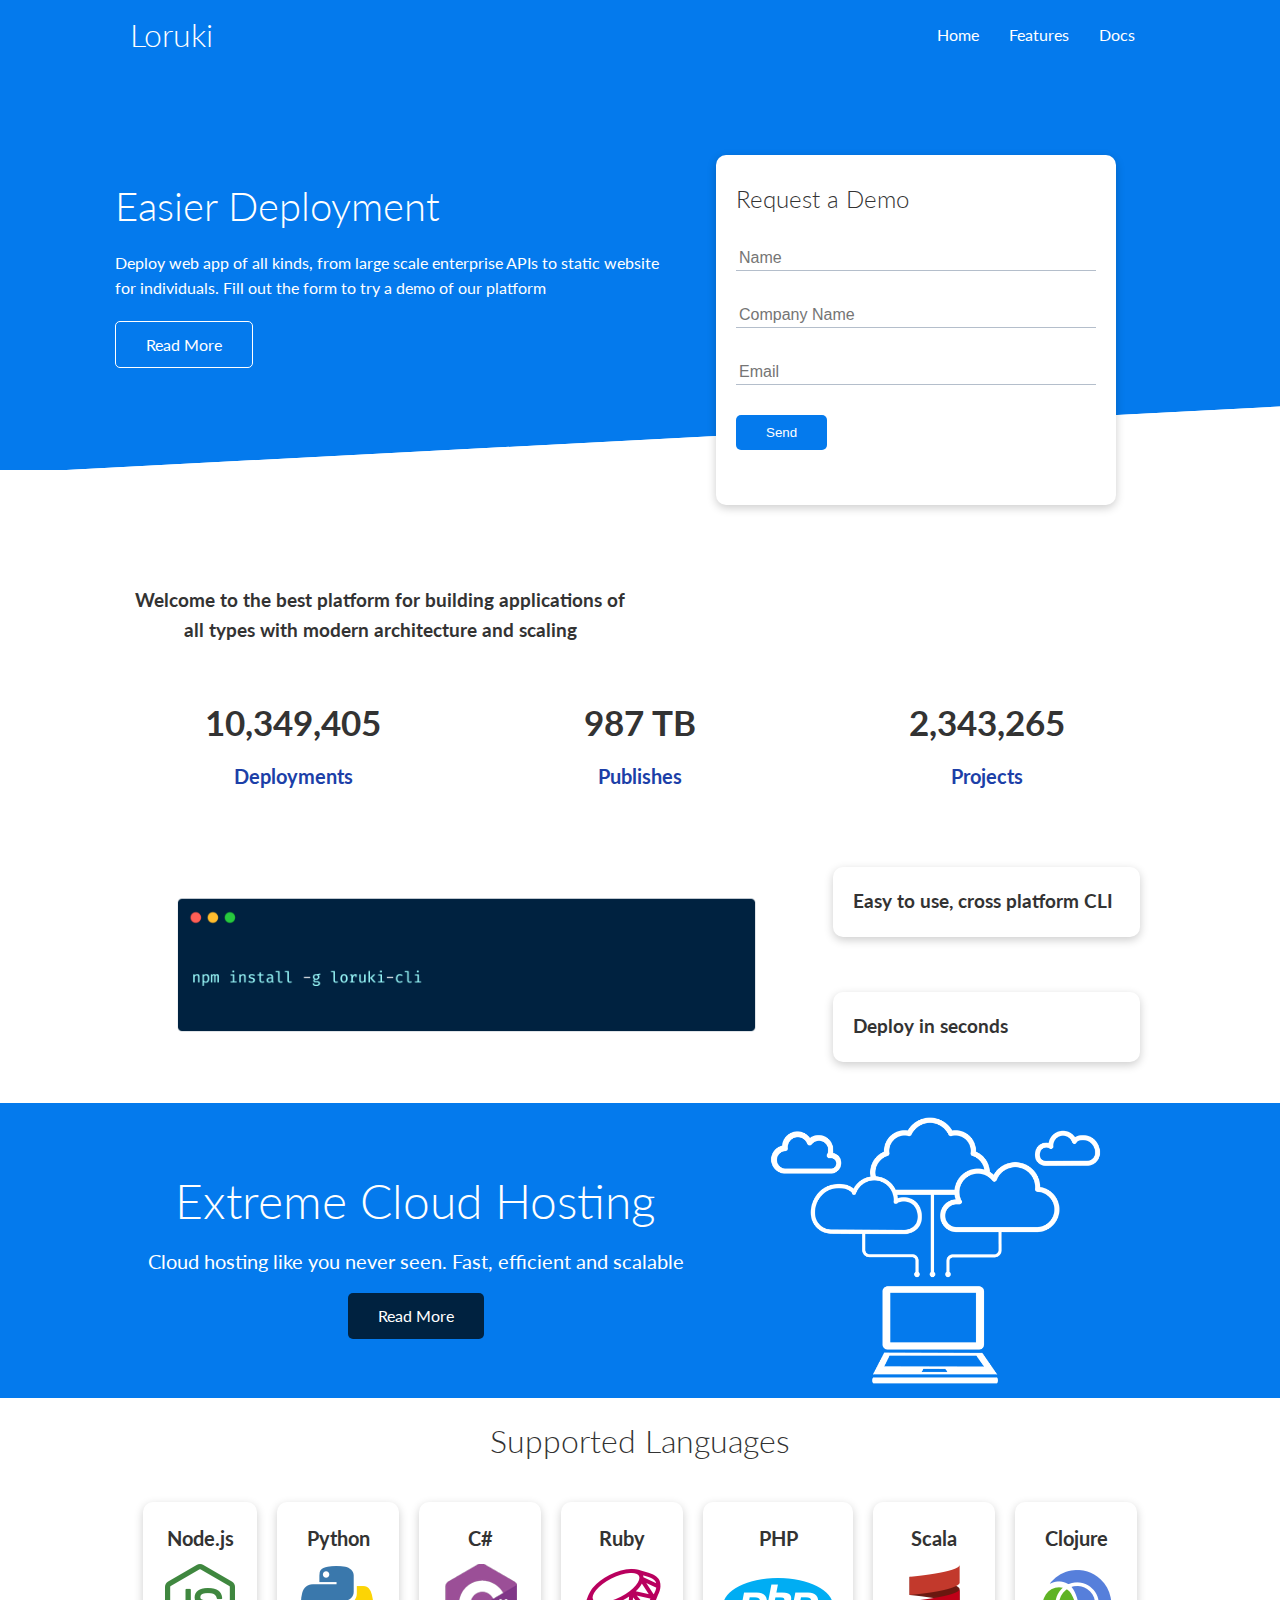
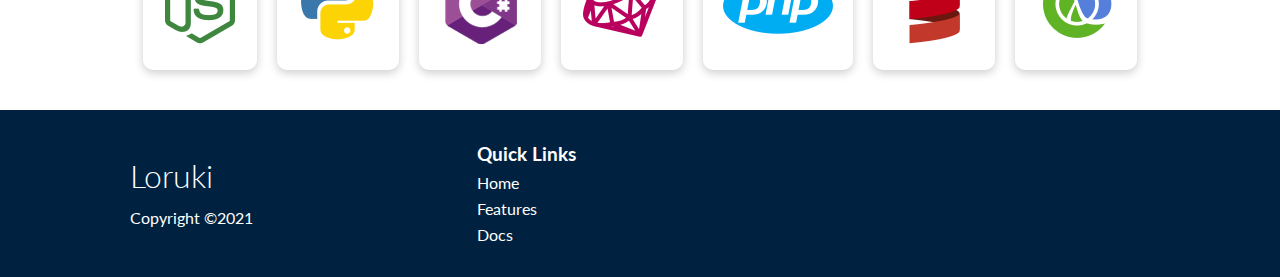
<file: index.html>
<!DOCTYPE html>
<html lang="en">

<head>
  <meta charset="UTF-8">
  <meta http-equiv="X-UA-Compatible" content="IE=edge">
  <meta name="viewport" content="width=device-width, initial-scale=1.0">
  <link rel="stylesheet" href="css/style.css">
  <link rel="stylesheet" href="css/utilities.css">

  <link rel="stylesheet" href="https://cdnjs.cloudflare.com/ajax/libs/font-awesome/5.15.3/css/all.min.css" integrity="sha512-iBBXm8fW90+nuLcSKlbmrPcLa0OT92xO1BIsZ+ywDWZCvqsWgccV3gFoRBv0z+8dLJgyAHIhR35VZc2oM/gI1w==" crossorigin="anonymous"
    referrerpolicy="no-referrer" />
  <title>Loruki | Cloud Hosting for Everyone</title>
</head>

<body>
  <!-- Navbar -->
  <div class="navbar">
    <div class="container flex">
      <h1 class="logo">Loruki</h1>
      <nav>
        <ul>
          <li><a href="index.html">Home</a></li>
          <li><a href="features.html">Features</a></li>
          <li><a href="docs.html">Docs</a></li>
        </ul>
      </nav>
    </div>
  </div>

  <!-- Showcase -->
  <section class="showcase">
    <div class="container grid">
      <div class="showcase-text">
        <h1>Easier Deployment</h1>
        <p>Deploy web app of all kinds, from large scale enterprise APIs to static website for individuals. Fill out the form to try a demo of our platform</p>
        <a href="features.html" class="btn btn-outline">Read More</a>
      </div>

      <div class="showcase-form card">
        <h2>Request a Demo</h2>
        <form>
          <div class="form-control">
            <input type="text" name="name" placeholder="Name" required>
          </div>
          <div class="form-control">
            <input type="text" name="company" placeholder="Company Name" required>
          </div>
          <div class="form-control">
            <input type="email" name="email" placeholder="Email" required>
          </div>
          <input type="submit" value="Send" class="btn btn-primary">
        </form>
      </div>
    </div>
  </section>

  <!-- Stats -->
  <section class="stats">
    <div class="container">
      <h3 class="stats-heading text-center my-1">
        Welcome to the best platform for building applications of all types with modern architecture and scaling
      </h3>

      <div class="grid grid-3 text-center my-4">
        <div>
          <i class="fas fa-server fa-3x"></i>
          <h3>10,349,405</h3>
          <p class="text-secondary">Deployments</p>
        </div>
        <div>
          <i class="fas fa-upload fa-3x"></i>
          <h3>987 TB</h3>
          <p class="text-secondary">Publishes</p>
        </div>
        <div>
          <i class="fas fa-project-diagram fa-3x"></i>
          <h3>2,343,265</h3>
          <p class="text-secondary">Projects</p>
        </div>
      </div>
    </div>
  </section>

  <!-- Cli  -->
  <section class="cli">
    <div class="container grid">
      <img src="images/cli.png" alt="">
      <div class="card">
        <h3>Easy to use, cross platform CLI</h3>
      </div>
      <div class="card">
        <h3>Deploy in seconds</h3>
      </div>
    </div>
  </section>

  <!-- Cloud -->
  <section class="cloud bg-primary my-2 py-2">
    <div class="container grid">
      <div class="text-center">
        <h2 class="lg">Extreme Cloud Hosting</h2>
        <p class="lead my-1">Cloud hosting like you never seen. Fast, efficient and scalable</p>
        <a href="features.html" class="btn btn-dark">Read More</a>
      </div>
      <img src="images/cloud.png" alt="">
    </div>
  </section>

  <!-- Languages -->
  <section class="languages">
    <h2 class="md text-center my-2">
      Supported Languages
    </h2>
    <div class="container flex">
      <div class="card">
        <h4>Node.js</h4>
        <img src="images/logos/node.png" alt="">
      </div>
      <div class="card">
        <h4>Python</h4>
        <img src="images/logos/python.png" alt="">
      </div>
      <div class="card">
        <h4>C#</h4>
        <img src="images/logos/csharp.png" alt="">
      </div>
      <div class="card">
        <h4>Ruby</h4>
        <img src="images/logos/ruby.png" alt="">
      </div>
      <div class="card">
        <h4>PHP</h4>
        <img src="images/logos/php.png" alt="">
      </div>
      <div class="card">
        <h4>Scala</h4>
        <img src="images/logos/scala.png" alt="">
      </div>
      <div class="card">
        <h4>Clojure</h4>
        <img src="images/logos/clojure.png" alt="">
      </div>
    </div>
  </section>

  <!-- Footer -->
  <footer class="footer bg-dark py-5">
    <div class="container grid grid-3">
      <div>
        <h1>Loruki</h1>
        <p>Copyright &copy;2021</p>
      </div>
      <nav>
        <ul>
          <h3>Quick Links</h3>
          <li><a href="index.html">Home</a></li>
          <li><a href="features.html">Features</a></li>
          <li><a href="docs.html">Docs</a></li>
        </ul>
      </nav>
      <div class="social">
        <a href="#"><i class="fab fa-github fa-2x"></i></a>
        <a href="#"><i class="fab fa-facebook fa-2x"></i></a>
        <a href="#"><i class="fab fa-instagram fa-2x"></i></a>
        <a href="#"><i class="fab fa-twitter fa-2x"></i></a>
      </div>
    </div>
  </footer>


</body>

</html>
</file>
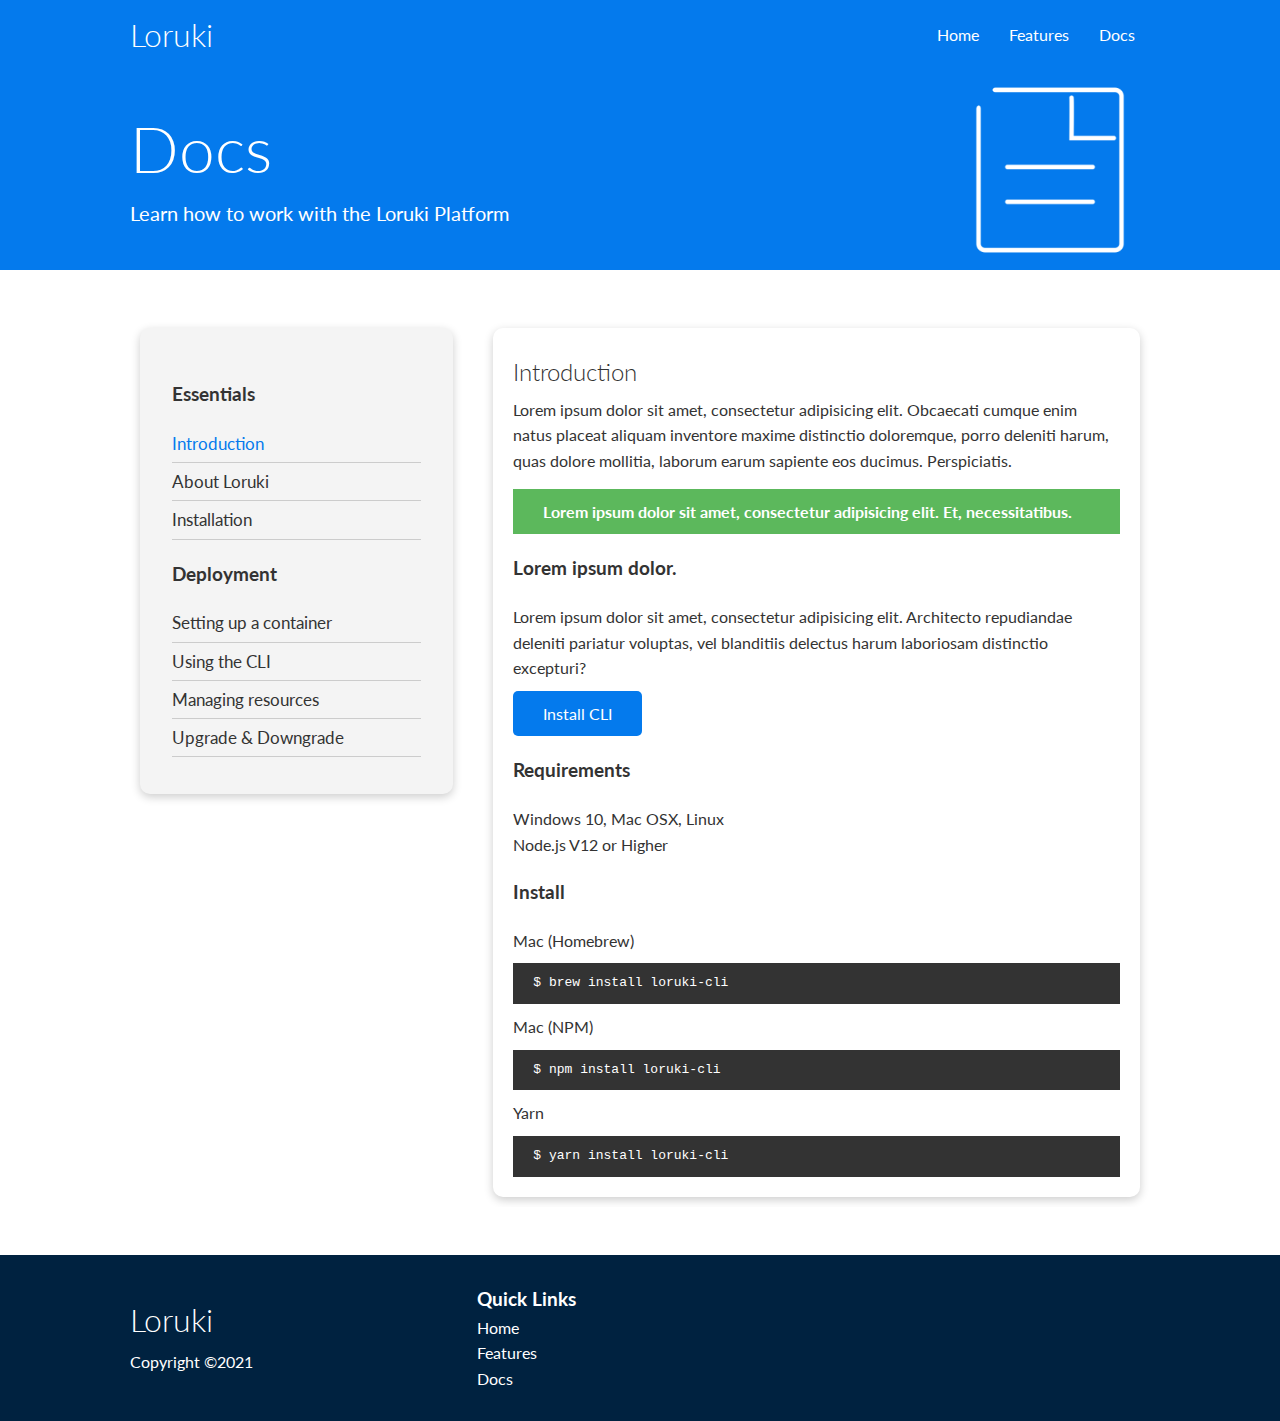
<file: docs.html>
<!DOCTYPE html>
<html lang="en">

<head>
  <meta charset="UTF-8">
  <meta http-equiv="X-UA-Compatible" content="IE=edge">
  <meta name="viewport" content="width=device-width, initial-scale=1.0">
  <link rel="stylesheet" href="css/style.css">
  <link rel="stylesheet" href="css/utilities.css">

  <link rel="stylesheet" href="https://cdnjs.cloudflare.com/ajax/libs/font-awesome/5.15.3/css/all.min.css" integrity="sha512-iBBXm8fW90+nuLcSKlbmrPcLa0OT92xO1BIsZ+ywDWZCvqsWgccV3gFoRBv0z+8dLJgyAHIhR35VZc2oM/gI1w==" crossorigin="anonymous"
    referrerpolicy="no-referrer" />
  <title>Loruki | Cloud Hosting for Everyone</title>
</head>

<body>
  <!-- Navbar -->
  <div class="navbar">
    <div class="container flex">
      <h1 class="logo">Loruki</h1>
      <nav>
        <ul>
          <li><a href="index.html">Home</a></li>
          <li><a href="features.html">Features</a></li>
          <li><a href="docs.html">Docs</a></li>
        </ul>
      </nav>
    </div>
  </div>

  <!-- Head -->

  <section class="docs-head bg-primary py-3">
    <div class="container grid">
      <div>
        <h1 class="xl">Docs</h1>
        <p class="lead">
          Learn how to work with the Loruki Platform
        </p>
      </div>
      <img src="images/docs.png" alt="">
    </div>
  </section>

  <!-- Docs Main -->
  <section class="docs-main my-4">
    <div class="container grid">
      <div class="card bg-light p-3">
        <h3 class="my-2">Essentials</h3>
        <nav>
          <ul>
            <li><a class="text-primary" href="#">Introduction</a></li>
            <li><a href="#">About Loruki</a></li>
            <li><a href="#">Installation</a></li>
          </ul>
        </nav>
        <h3 class="my-2">Deployment</h3>
        <nav>
          <ul>
            <li><a href="#">Setting up a container</a></li>
            <li><a href="#">Using the CLI</a></li>
            <li><a href="#">Managing resources</a></li>
            <li><a href="#">Upgrade & Downgrade</a></li>
          </ul>
        </nav>
      </div>
      <div class="card">
        <h2>Introduction</h2>
        <p>Lorem ipsum dolor sit amet, consectetur adipisicing elit. Obcaecati cumque enim natus placeat aliquam inventore maxime distinctio doloremque, porro deleniti harum, quas dolore mollitia, laborum earum sapiente eos ducimus. Perspiciatis.</p>

        <div class="alert alert-success">
          <i class="fas fa-info"></i>Lorem ipsum dolor sit amet, consectetur adipisicing elit. Et, necessitatibus.
        </div>

        <h3>Lorem ipsum dolor.</h3>
        <p>Lorem ipsum dolor sit amet, consectetur adipisicing elit. Architecto repudiandae deleniti pariatur voluptas, vel blanditiis delectus harum laboriosam distinctio excepturi?</p>
        <a href="#" class="btn btn-primary">Install CLI</a>

        <h3>Requirements</h3>
        <ul>
          <li>Windows 10, Mac OSX, Linux</li>
          <li>Node.js V12 or Higher</li>
        </ul>

        <h3>Install</h3>
        <p>Mac (Homebrew)</p>
        <pre><code>$ brew install loruki-cli</code></pre>
        <p>Mac (NPM)</p>
        <pre><code>$ npm install loruki-cli</code></pre>
        <p>Yarn</p>
        <pre><code>$ yarn install loruki-cli</code></pre>
      </div>
    </div>
  </section>


  <!-- Footer -->
  <footer class="footer bg-dark py-5">
    <div class="container grid grid-3">
      <div>
        <h1>Loruki</h1>
        <p>Copyright &copy;2021</p>
      </div>
      <nav>
        <ul>
          <h3>Quick Links</h3>
          <li><a href="index.html">Home</a></li>
          <li><a href="features.html">Features</a></li>
          <li><a href="docs.html">Docs</a></li>
        </ul>
      </nav>
      <div class="social">
        <a href="#"><i class="fab fa-github fa-2x"></i></a>
        <a href="#"><i class="fab fa-facebook fa-2x"></i></a>
        <a href="#"><i class="fab fa-instagram fa-2x"></i></a>
        <a href="#"><i class="fab fa-twitter fa-2x"></i></a>
      </div>
    </div>
  </footer>


</body>

</html>
</file>
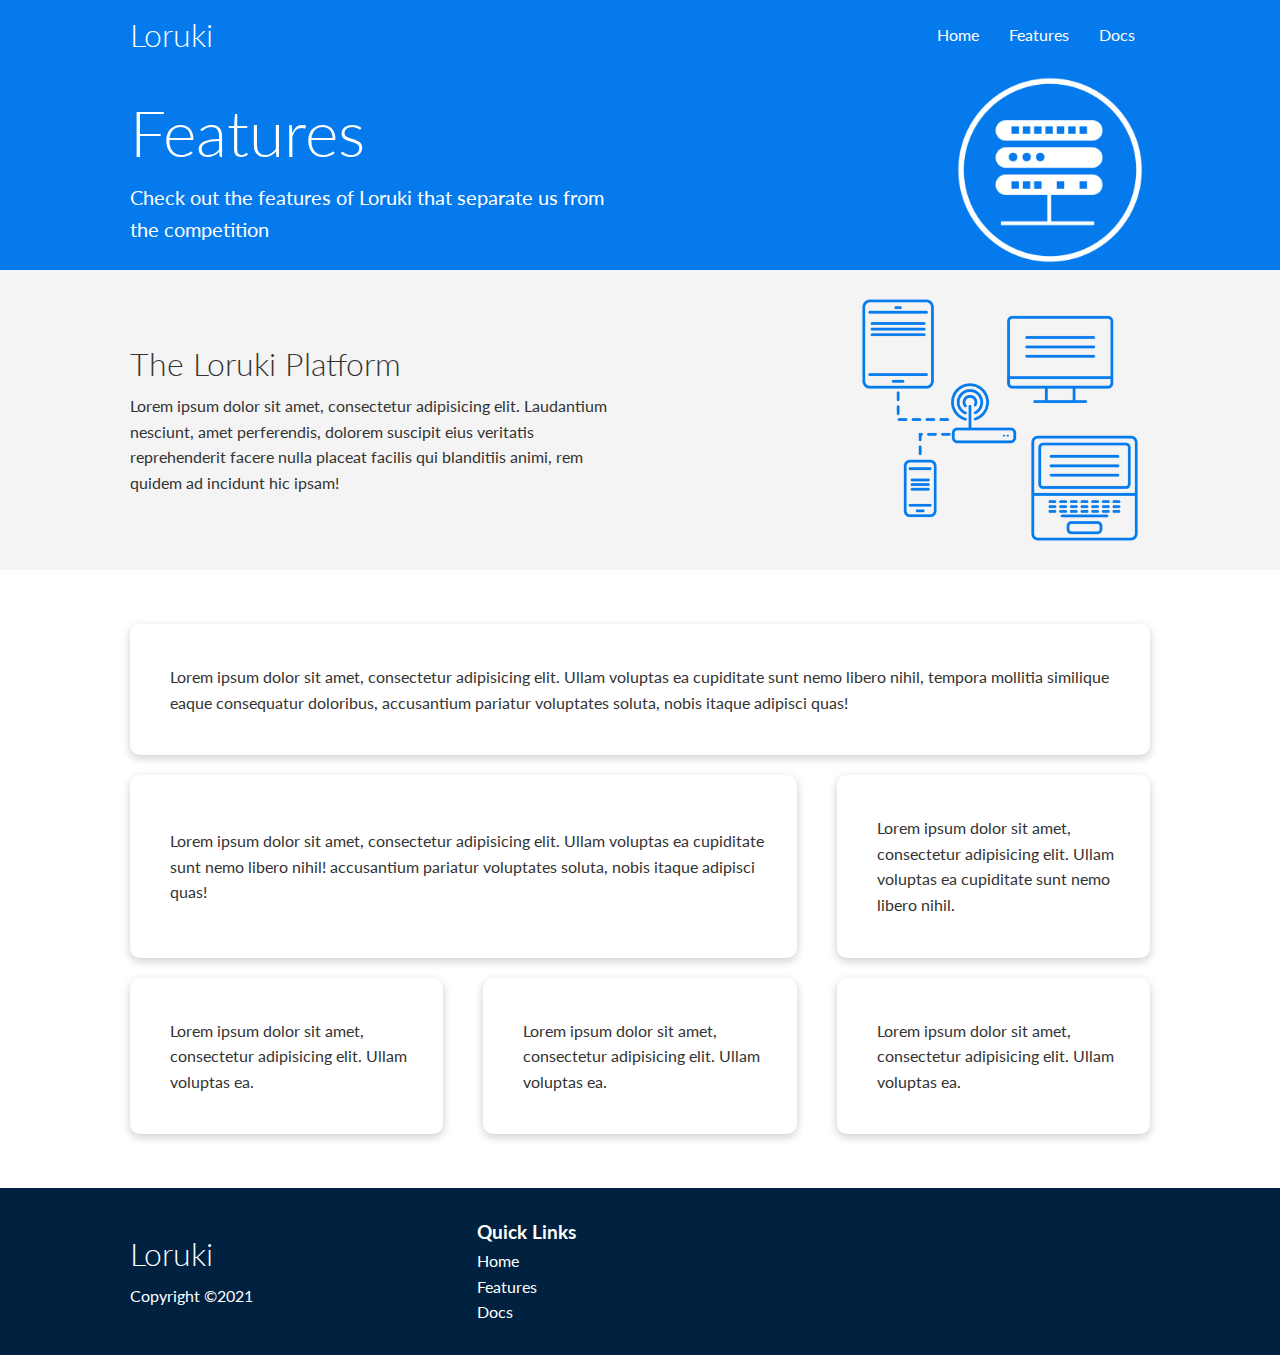
<file: features.html>
<!DOCTYPE html>
<html lang="en">

<head>
  <meta charset="UTF-8">
  <meta http-equiv="X-UA-Compatible" content="IE=edge">
  <meta name="viewport" content="width=device-width, initial-scale=1.0">
  <link rel="stylesheet" href="css/style.css">
  <link rel="stylesheet" href="css/utilities.css">

  <link rel="stylesheet" href="https://cdnjs.cloudflare.com/ajax/libs/font-awesome/5.15.3/css/all.min.css" integrity="sha512-iBBXm8fW90+nuLcSKlbmrPcLa0OT92xO1BIsZ+ywDWZCvqsWgccV3gFoRBv0z+8dLJgyAHIhR35VZc2oM/gI1w==" crossorigin="anonymous"
    referrerpolicy="no-referrer" />
  <title>Loruki | Cloud Hosting for Everyone</title>
</head>

<body>
  <!-- Navbar -->
  <div class="navbar">
    <div class="container flex">
      <h1 class="logo">Loruki</h1>
      <nav>
        <ul>
          <li><a href="index.html">Home</a></li>
          <li><a href="features.html">Features</a></li>
          <li><a href="docs.html">Docs</a></li>
        </ul>
      </nav>
    </div>
  </div>

  <!-- Head -->

  <section class="features-head bg-primary py-3">
    <div class="container grid">
      <div>
        <h1 class="xl">Features</h1>
        <p class="lead">
          Check out the features of Loruki that separate us from the competition
        </p>
      </div>
      <img src="images/server.png" alt="">
    </div>
  </section>

  <!-- subhead -->
  <section class="features-sub-head bg-light py-3">
    <div class="container grid">
      <div>
        <h1 class="md">The Loruki Platform</h1>
        <p>
          Lorem ipsum dolor sit amet, consectetur adipisicing elit. Laudantium nesciunt, amet perferendis, dolorem suscipit eius veritatis reprehenderit facere nulla placeat facilis qui blanditiis animi, rem quidem ad incidunt hic ipsam!
        </p>
      </div>
      <img src="images/server2.png" alt="">
    </div>
  </section>

  <section class="features-main my-2">
    <div class="container grid grid-3">
      <div class="card flex">
        <i class="fas fa-server fa-3x"></i>
        <p>Lorem ipsum dolor sit amet, consectetur adipisicing elit. Ullam voluptas ea cupiditate sunt nemo libero nihil, tempora mollitia similique eaque consequatur doloribus, accusantium pariatur voluptates soluta, nobis itaque adipisci quas!</p>
      </div>
      <div class="card flex">
        <i class="fas fa-network-wired fa-3x"></i>
        <p>Lorem ipsum dolor sit amet, consectetur adipisicing elit. Ullam voluptas ea cupiditate sunt nemo libero nihil! accusantium pariatur voluptates soluta, nobis itaque adipisci quas!</p>
      </div>
      <div class="card flex">
        <i class="fas fa-laptop-code fa-3x"></i>
        <p>Lorem ipsum dolor sit amet, consectetur adipisicing elit. Ullam voluptas ea cupiditate sunt nemo libero nihil.</p>
      </div>
      <div class="card flex">
        <i class="fas fa-database fa-3x"></i>
        <p>Lorem ipsum dolor sit amet, consectetur adipisicing elit. Ullam voluptas ea.</p>
      </div>
      <div class="card flex">
        <i class="fas fa-power-off fa-3x"></i>
        <p>Lorem ipsum dolor sit amet, consectetur adipisicing elit. Ullam voluptas ea.</p>
      </div>
      <div class="card flex">
        <i class="fas fa-upload fa-3x"></i>
        <p>Lorem ipsum dolor sit amet, consectetur adipisicing elit. Ullam voluptas ea.</p>
      </div>
    </div>
  </section>

  <!-- Footer -->
  <footer class="footer bg-dark py-5">
    <div class="container grid grid-3">
      <div>
        <h1>Loruki</h1>
        <p>Copyright &copy;2021</p>
      </div>
      <nav>
        <ul>
          <h3>Quick Links</h3>
          <li><a href="index.html">Home</a></li>
          <li><a href="features.html">Features</a></li>
          <li><a href="docs.html">Docs</a></li>
        </ul>
      </nav>
      <div class="social">
        <a href="#"><i class="fab fa-github fa-2x"></i></a>
        <a href="#"><i class="fab fa-facebook fa-2x"></i></a>
        <a href="#"><i class="fab fa-instagram fa-2x"></i></a>
        <a href="#"><i class="fab fa-twitter fa-2x"></i></a>
      </div>
    </div>
  </footer>


</body>

</html>
</file>
<file: css/style.css>
@import url('https://fonts.googleapis.com/css2?family=Lato:wght@300&display=swap');

:root {
  --primary-color: #047aed;
  --secondary-color: #1c3fa8;
  --dark-color: #002240;
  --light-color: #f4f4f4;
  --success-color: #5cb85c;
  --error-color: #d9534f;
}

* {
  box-sizing: border-box;
  padding: 0;
  margin: 0;
}

body {
  font-family: 'Lato', sans-serif;
  color: #333;
  line-height: 1.6;
}

ul {
  list-style-type: none;
}

a {
  text-decoration: none;
  color: #333;
}

h1, h2 {
  font-weight: 300;
  line-height: 1.2;
  margin: 10px 0;
}

p {
  margin: 10px 0;
}

img {
  width: 100%;
}

code,
pre {
  background: #333;
  color: #fff;
  padding: 10px;
}



/* Navbar Styling */
.navbar {
  background-color: var(--primary-color);
  color: #fff;
  height: 70px;
}

.navbar ul {
  display: flex;
}

.navbar a {
  color: #fff;
  padding: 10px;
  margin: 0 5px;
}

.navbar a:hover {
  border-bottom: 2px #fff solid;
}

.navbar .flex {
  justify-content: space-between;
}

/* Showcase */
.showcase {
  height: 400px;
  background-color: var(--primary-color);
  color: #fff;
  position: relative;
}

.showcase h1 {
  font-size: 40px;
}

.showcase p {
  margin: 20px 0;
}

.showcase .grid {
  overflow: visible;
  grid-template-columns: 55% 45%;
  gap: 30px;
}

.showcase-text{
  animation: slideInFromLeft 1s Ease-in
}

.showcase-form {
  position: relative;
  top: 60px;
  height: 350px;
  width: 400px;
  padding: 40px;
  z-index: 100;
  animation: slideInFromRight 1s Ease-in
}

.showcase-form .form-control {
  margin: 30px 0;
}

.showcase-form input[type='text'],
.showcase-form input[type='email'] {
  border: 0;
  border-bottom: 1px solid #b4becb;
  width: 100%;
  padding: 3px;
  font-size: 16px;
}

.showcase-form input:focus {
  outline: none;
}

.showcase::before,
.showcase::after {
  content: '';
  position: absolute;
  height: 100px;
  bottom: -70px;
  right: 0;
  left: 0;
  background: #fff;
  transform: skewY(-3deg);
  -webkit-transform: skewY(-3deg);
  -moz-transform: skewY(-3deg);
  -ms-transform: skewY(-3deg);
}

/* Stats */
.stats {
  padding-top: 100px;
  animation: slideInFromBottom 1s Ease-in
}

.stats-heading {
  max-width: 500px;
  margin: auto;
}

.stats .grid h3 {
  font-size: 35px;
}

.stats .grid p {
  font-size: 20px;
  font-weight: bold;
}

/* Cli */
.cli .grid {
  grid-template-columns: repeat(3, 1fr);
  grid-template-rows: repeat(2, 1fr);
}

.cli .grid > *:first-child {
  grid-column: 1 / span 2;
  grid-row: 1 / span 2;
}

/* cloud */

.cloud .grid {
  grid-template-columns: 4fr 3fr;
}

/* Languages */
.languages .flex {
  flex-wrap: wrap;
}

.languages .card{
  text-align: center;
  margin: 18px 10px 40px;
  transition: transform 0.2s ease-in;
}

.languages .card h4 {
  font-size: 20px;
  margin-bottom: 10px;
}

.languages .card:hover {
  transform: translateY(-15px);
}

/* Features */
.features-head img, .docs-head img {
  width: 200px;
  justify-self: flex-end;
}

.features-sub-head img {
  width: 300px;
  justify-self: flex-end;
}

.features-main .card > i {
  margin-right: 20px;
}

.features-main .grid {
  padding: 30px;
}

.features-main .grid > *:first-child {
  grid-column: 1 / span 3;
}

.features-main .grid > *:nth-child(2) {
  grid-column: 1 / span 2;
}

/* Docs */

.docs-main h3 {
  margin: 20px 0;
}

.docs-main .grid {
  grid-template-columns: 1fr 2fr;
  align-items: flex-start;
}

.docs-main nav li {
  font-size: 17px;
  padding-bottom: 5px;
  margin-bottom: 5px;
  border-bottom: 1px #ccc solid;
}

.docs-main a:hover {
  font-weight: bold;
}




/* Footer */
.footer .social a {
  margin: 0 10px;
}

.footer {
  padding: 30px 0px;
}


/* Animations */

@keyframes slideInFromLeft {
  0% {
    transform: translateX(-100%);
  }

  100% {
    transform: translateX(0);
  }
}

@keyframes slideInFromRight {
  0% {
    transform: translateX(100%);
  }

  100% {
    transform: translateX(0);
  }
}

@keyframes slideInFromTop {
  0% {
    transform: translateY(100%);
  }

  100% {
    transform: translateX(0);
  }
}

@keyframes slideInFromBottom {
  0% {
    transform: translateY(100%);
  }

  100% {
    transform: translateX(0);
  }
}



/* Tablets and under */
@media (max-width: 768px) {
  .grid,
  .showcase .grid,
  .stats .grid,
  .cli .grid,
  .cloud .grid,
  .features-main .grid,
  .docs-main .grid {
    grid-template-columns: 1fr;
    grid-template-rows: 1fr;
  }

  .showcase {
    height: auto;
  }

  .showcase-text {
    text-align: center;
    margin-top: 40px;
    animation: slideInFromTop 1s ease-in;
  }

  .showcase-form {
    justify-self: center;
    margin: auto;
    animation: slideInFromBottom 1s ease-in;
  }

  .cli .grid > *:first-child {
    grid-column: 1;
    grid-row: 1;
  }

  .features-head,
  .features-sub-head,
  .docs-head {
    text-align: center;
  }

  .features-head img,
  .features-sub-head img,
  .docs-head img {
    justify-self: center;
  }

  .features-main .grid > *:first-child,
  .features-main .grid > *:nth-child(2) {
    grid-column: 1;
  }
}



/* Mobile */
@media (max-width: 500px) {
  .navbar {
    height: 110px;
  }

  .navbar .flex {
    flex-direction: column;
  }

  .navbar ul {
    padding: 10px;
    background-color: rgba(0,0,0,0.1);
  }
}
</file>
<file: css/utilities.css>
/* Utilities */
.container {
  max-width: 1100px;
  margin: 0 auto;
  overflow: auto;
  padding: 0 40px;
}

.card {
  background-color: #fff;
  color: #333;
  border-radius: 10px;
  box-shadow: 0 3px 10px rgba(0, 0, 0, 0.2);
  padding: 20px;
  margin: 10px;
}

.btn {
  display: inline-block;
  padding: 10px 30px;
  cursor: pointer;
  background: var(--primary-color);
  color: #fff;
  border: none;
  border-radius: 5px;
}

.btn-outline {
  background-color: transparent;
  border: 1px #fff solid;
}

.btn:hover {
  transform: scale(0.98);
}

/* background & colored buttons*/
.bg-primary,
.btn-primary {
  background-color: var(--primary-color);
  color: #fff;
}

.bg-secondary,
.btn-secondary {
  background-color: var(--secondary-color);
  color: #fff;
}

.bg-dark,
.btn-dark {
  background-color: var(--dark-color);
  color: #fff;
}

.bg-light,
.btn-light {
  background-color: var(--light-color);
  color: #333;
}

.bg-primary a,
.btn-primary a,
.bg-secondary a,
.btn-secondary a,
.bg-dark a,
.btn-dark a {
  color: #fff;
}

/* Text colors */
.text-primary {
  color: var(--primary-color);
}

.text-secondary {
  color: var(--secondary-color);
}

.text-dark {
  color: var(--dark-color);
}

.text-light {
  color: var(--light-color);
}

/* Text Sizes */
.lead {
  font-size: 20px;
}

.sm {
  font-size: 1rem;
}

.md {
  font-size: 2rem;
}

.lg {
  font-size: 3rem;
}

.xl {
  font-size: 4rem;
}

.text-center {
  text-align: center;
}

/* alert */
.alert {
  background-color: var(--light-color);
  padding: 10px 20px;
  font-weight: bold;
  margin: 15px 0;
}

.alert i {
  margin-right: 10px;
}

.alert-success {
  background-color: var(--success-color);
  color: #fff;
}

.alert-error {
  background-color: var(--error-color);
  color: #fff;
}


.flex {
  display: flex;
  justify-content: center;
  align-items: center;
  height: 100%;
}

.grid {
  display: grid;
  grid-template-columns: repeat(2, 1fr);
  gap: 20px;
  justify-content: center;
  align-items: center;
  height: 100%;
}

.grid-3 {
  grid-template-columns: repeat(3, 1fr)
}

/* margin */
.my-1 {
  margin: 1rem 0;
}

.my-2 {
  margin: 1.5rem 0;
}

.my-3 {
  margin: 2rem 0;
}

.my-4 {
  margin: 3rem 0;
}

.my-5 {
  margin: 4rem 0;
}

.m-1 {
  margin: 1rem;
}

.m-2 {
  margin: 1.5rem;
}

.m-3 {
  margin: 2rem;
}

.m-4 {
  margin: 3rem;
}

.m-5 {
  margin: 4rem;
}

/* padding */
.py-1 {
  padding: : 1rem 0;
}

.py-2 {
  padding: : 1.5rem 0;
}

.py-3 {
  padding: : 2rem 0;
}

.py-4 {
  padding: : 3rem 0;
}

.py-5 {
  padding: : 4rem 0;
}

.p-1 {
  padding: 1rem;
}

.p-2 {
  padding: 1.5rem;
}

.p-3 {
  padding: 2rem;
}

.p-4 {
  padding: 3rem;
}

.p-5 {
  padding: 4rem;
}
</file>
